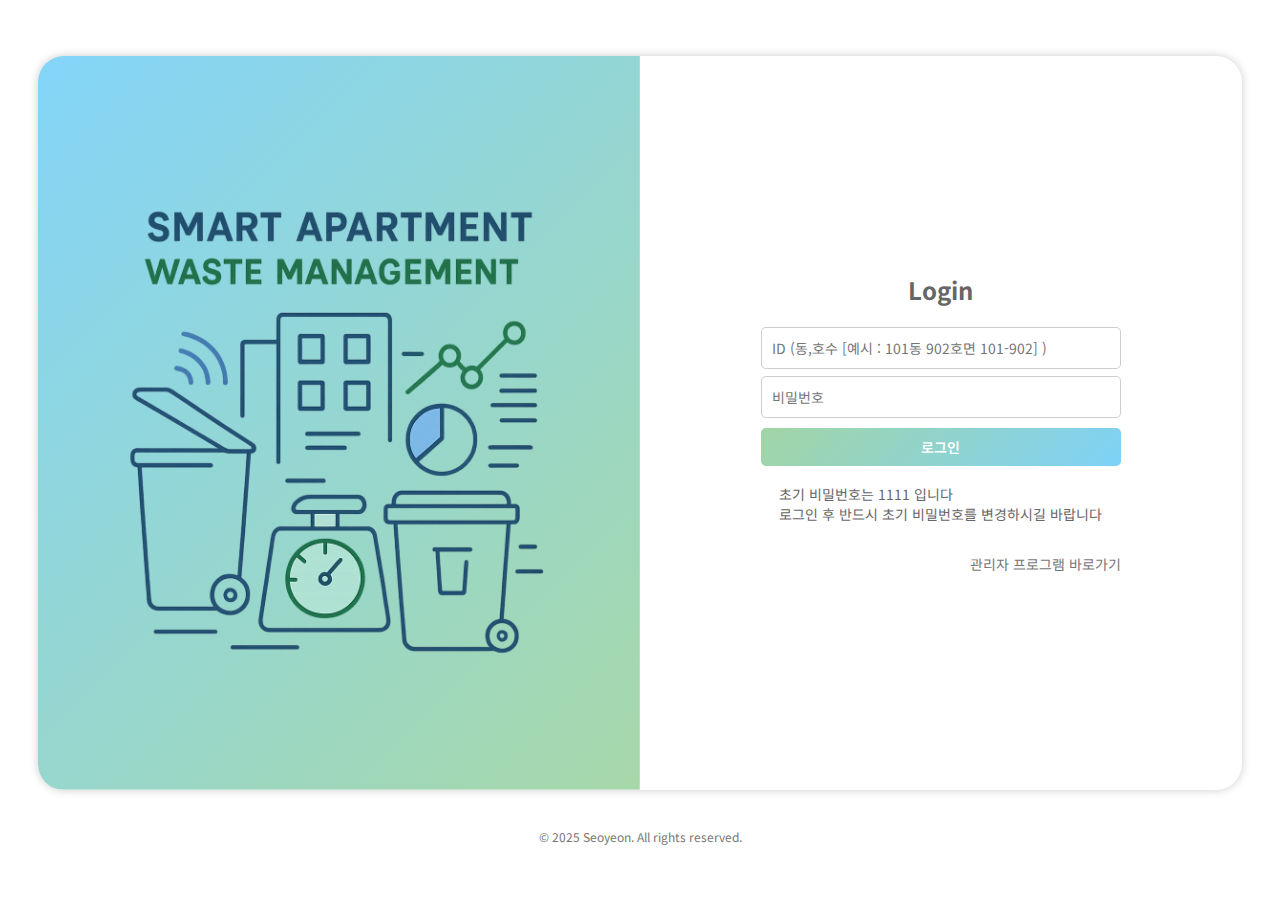
<file: Publishing/index.html>
<!DOCTYPE html>
<html lang="ko">
<head>
	<meta charset="UTF-8">
	<meta name="viewport" content="width=device-width, initial-scale=1.0">
	<title>Smart Clean : 로그인</title>
	<link rel="stylesheet" href="./style/default.css">
	<link rel="stylesheet" href="./style/login.css">
</head>
<body>
	<div class="wrap">
		<div class="inner-wrap">
			<div class="right-box"></div>

			<div class="left-box">
				<form action="#" method="get" name="frm">
					<div class="login-title">
						<h5>Login</h5>
					</div>
					<input type="text" name="inpId" placeholder="ID (동,호수 [예시 : 101동 902호면 101-902] )">
					<input type="password" name="inpPw" placeholder="비밀번호">
				
					<input type="submit" value="로그인" onclick="return check()">
					<!-- <input type="button" value="비밀번호 변경하기" onclick="reg()"> -->

					<div class="pw-alert">
						<p>초기 비밀번호는 1111 입니다</p>
						<p>
							로그인 후 반드시 초기 비밀번호를 변경하시길 바랍니다
						</p>
					</div>

					<a href="manager-login.html">
						관리자 프로그램 바로가기
					</a>
				</form>	
			</div>
		</div>
	</div>
	<footer>
		<p>&copy; 2025 Seoyeon. All rights reserved.</p>
	</footer>
	




	<script>
		function reg(){ location.href="#"; }
		
		function check(){
			
			if(document.frm.inpId.value.length==0){
				alert("아이디를 입력해야 합니다");
				document.frm.inpId.focus();
				return false;
				// 리턴 false를 반환하면 그 이후의 동작 안됨 - 즉 제출안됨
				// 그래서 onclick을 쓸 때 return을 한번 더 잡아줌
			}
			if(document.frm.inpPw.value==""){
				alert("비밀번호를 입력해야 합니다");
				document.frm.inpPw.focus();
				return false;
			}
			
			return true;
			
		}
	</script>
</body>
</html>
</file>
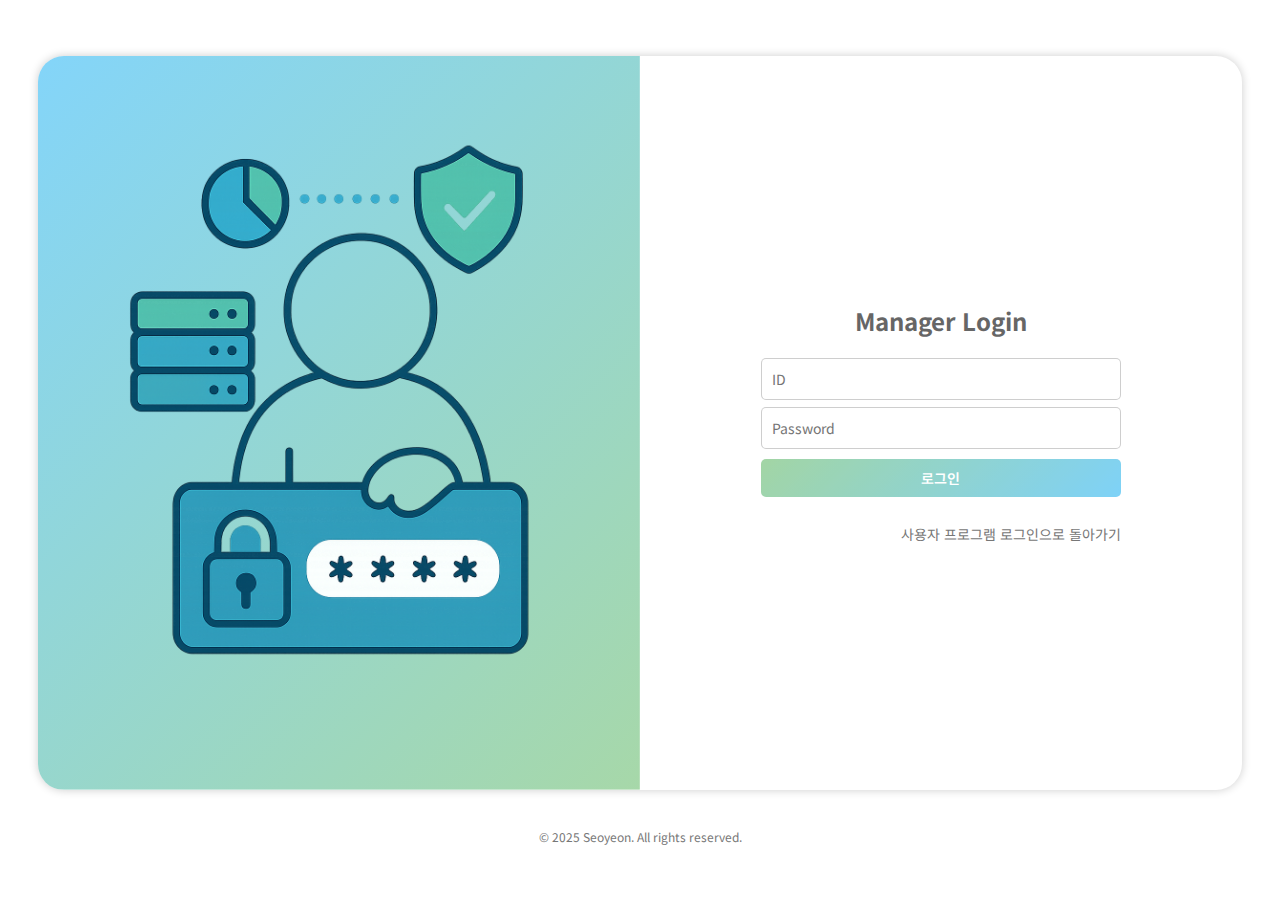
<file: Publishing/manager-login.html>
<!DOCTYPE html>
<html lang="ko">
<head>
	<meta charset="UTF-8">
	<meta name="viewport" content="width=device-width, initial-scale=1.0">
	<title>Smart Clean : 관리자 로그인</title>
	<link rel="stylesheet" href="./style/default.css">
	<link rel="stylesheet" href="./style/login.css">
	<link rel="stylesheet" href="./style/manager-login.css">
</head>
<body>
	<div class="wrap">
		<div class="inner-wrap">
			<div class="right-box"></div>

			<div class="left-box">
				<form action="#" method="get" name="frm">
					<div class="login-title">
						<h5>Manager Login</h5>
					</div>
					<input type="text" name="inpId" placeholder="ID">
					<input type="password" name="inpPw" placeholder="Password">
				
					<input type="submit" value="로그인" onclick="return check()">
					<a href="index.html">
						사용자 프로그램 로그인으로 돌아가기
					</a>
				</form>	
			</div>
		</div>
	</div>
	<footer>
		<p>&copy; 2025 Seoyeon. All rights reserved.</p>
	</footer>
	<script src="./js/loginCheck.js"></script>
</body>
</html>
</file>
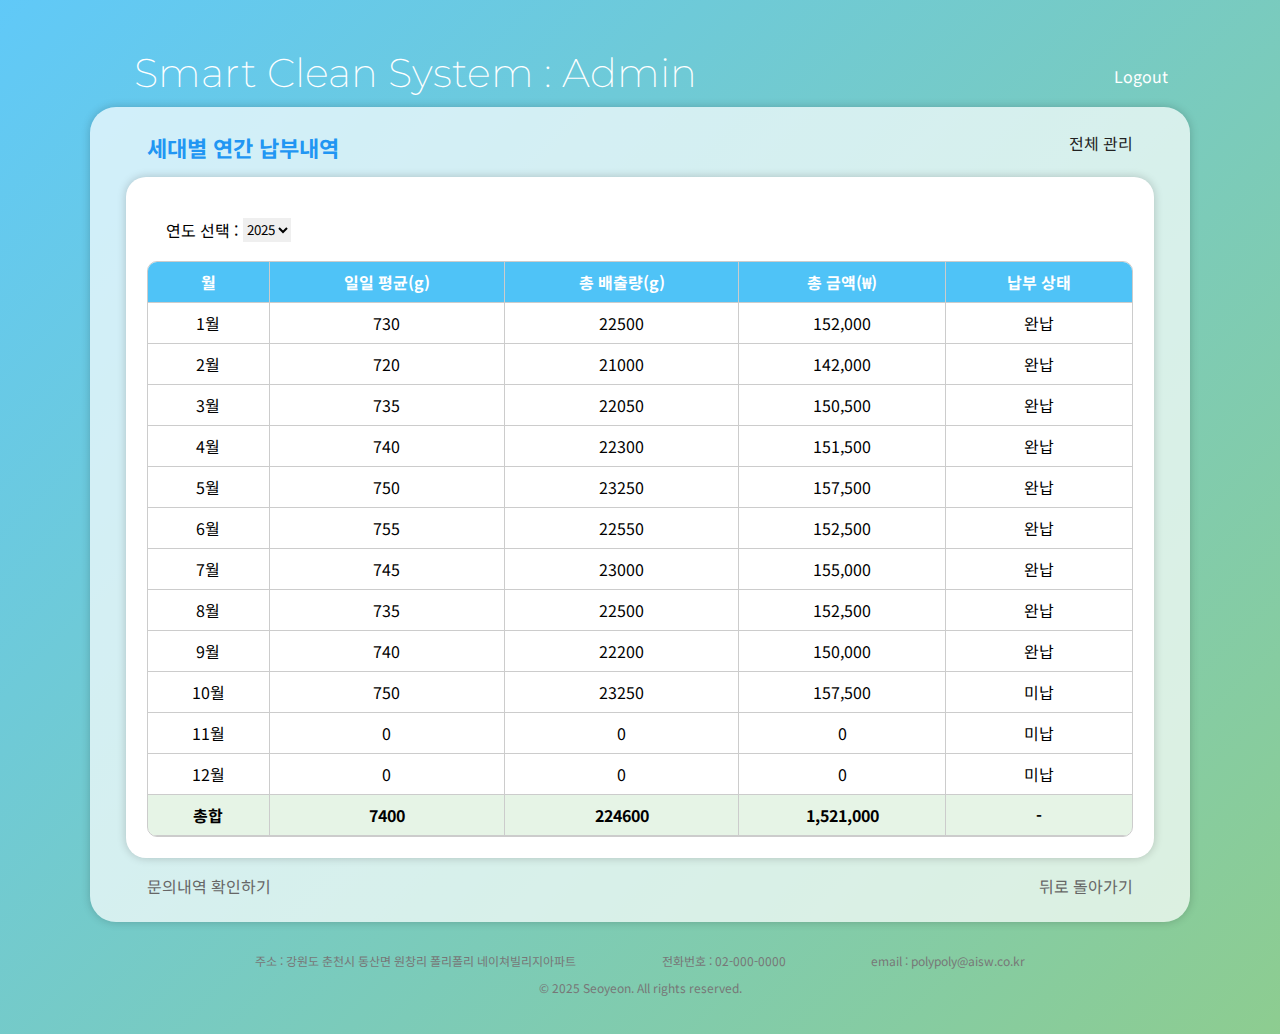
<file: Publishing/paidCheck-manager.html>
<!DOCTYPE html>
<html lang="ko">
<head>
    <meta charset="UTF-8">
    <meta name="viewport" content="width=device-width, initial-scale=1.0">
    <title>Smart Clean : 전체 납부내역 확인</title>
    <link rel="stylesheet" href="./style/default.css">
    <link rel="stylesheet" href="./style/detailPage.css">
    <link rel="stylesheet" href="./style/paidDetail-manager.css">
</head>
<body>

    <div class="wrap">
        <div>
            <h1>Smart Clean System : Admin</h1>    
            <div class="logout">
                <a href="index.html">Logout</a>
            </div>
        </div>
        <div class="inner-wrap">
            <header>
                <h2>세대별 연간 납부내역</h2>
                <p>전체 관리</p>
            </header>

            <main>
                <div class="floor01">
                    <article class="month-bill">
                        <div class="year-total">
                            <label for="yearSelect">연도 선택 : </label>
                            <select id="yearSelect" class="select-opt">
                                <option value="2024">2024</option>
                                <option value="2025" selected>2025</option>
                            </select>
                        </div>

                        <table class="monthly-waste">
                            <thead>
                                <tr>
                                    <th>월</th>
                                    <th>일일 평균(g)</th>
                                    <th>총 배출량(g)</th>
                                    <th>총 금액(₩)</th>
                                    <th>납부 상태</th>
                                </tr>
                            </thead>
                            <tbody>
                                <!-- JS에서 생성 -->
                            </tbody>
                            <tfoot>
                                <tr class="total-row">
                                    <td>총합</td>
                                    <td>0</td>
                                    <td>0</td>
                                    <td>0</td>
                                    <td>-</td>
                                </tr>
                            </tfoot>
                        </table>
                    </article>
                </div>

                <div class="floor03">
                    <a href="#" class="noti">
                        문의내역 확인하기
                    </a>
                    <a href="smart-manager.html" class="ask">
                        뒤로 돌아가기
                    </a>
                </div>

            </main>
        </div>

        <footer>
            <div class="footer-inner">
                <p>주소 : 강원도 춘천시 동산면 원창리 폴리폴리 네이쳐빌리지아파트</p>
                <p>전화번호 : 02-000-0000</p>
                <p>email : polypoly@aisw.co.kr</p>
            </div>
            <p>&copy; 2025 Seoyeon. All rights reserved.</p>
        </footer>
    </div>
    <script src="./js/yearPaidSelect.js"></script>
</body>
</html>
</file>
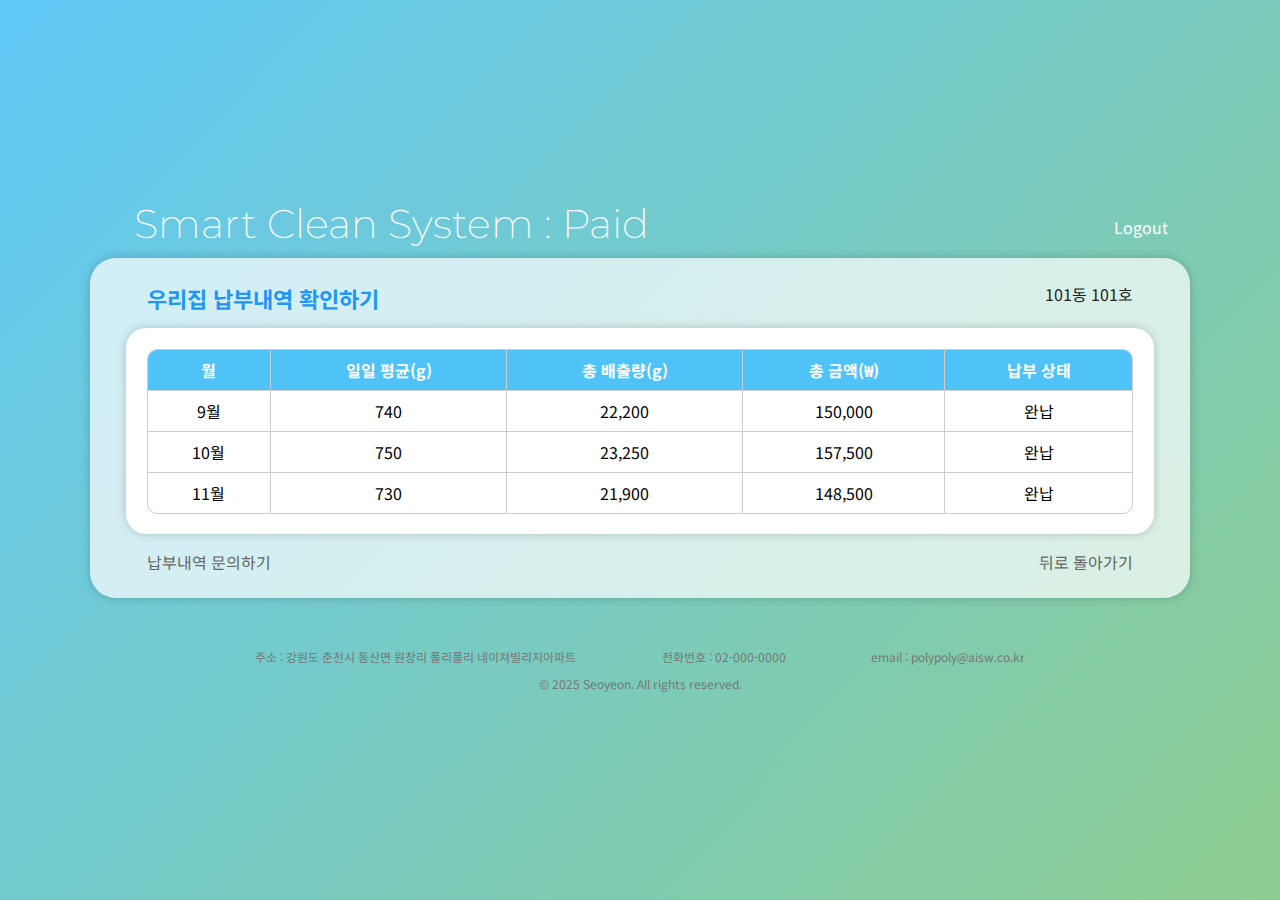
<file: Publishing/paidCheck-user.html>
<!DOCTYPE html>
<html lang="ko">
<head>
	<meta charset="UTF-8">
	<meta name="viewport" content="width=device-width, initial-scale=1.0">
	<title>Smart Clean : 우리집 납부내역 확인</title>
	<link rel="stylesheet" href="./style/default.css">
	<link rel="stylesheet" href="./style/detailPage.css">
	<link rel="stylesheet" href="./style/paidDetail.css">
</head>
<body>

	<div class="wrap">
		<div>
			<h1>Smart Clean System : Paid</h1>	
			<div class="logout">
				<a href="index.html">Logout</a>
			</div>
		</div>
		<div class="inner-wrap">
			<!-- <h1>Smart Clean System</h1> -->
			<header>
				<h2>우리집 납부내역 확인하기</h2>
				<p>101동 101호</p>
			</header>

			<main>
				
				<div class="floor01">
					
					<article class="month-bill">
						    <table class="monthly-waste">
						        <thead>
						            <tr>
						                <th>월</th>
						                <th>일일 평균(g)</th>
						                <th>총 배출량(g)</th>
						                <th>총 금액(₩)</th>
						                <th>납부 상태</th>
						            </tr>
						        </thead>
						        <tbody>
						            <tr>
						                <td>9월</td>
						                <td>740</td>
						                <td>22,200</td>
						                <td>150,000</td>
						                <td>완납</td>
						            </tr>
						            <tr>
						                <td>10월</td>
						                <td>750</td>
						                <td>23,250</td>
						                <td>157,500</td>
						                <td>완납</td>
						            </tr>
						            <tr>
						                <td>11월</td>
						                <td>730</td>
						                <td>21,900</td>
						                <td>148,500</td>
						                <td>완납</td>
						            </tr>
						        </tbody>
						    </table>
					</article>

				</div>
				
			
				<div class="floor03">
					<a href="#" class="noti">
						납부내역 문의하기
					</a>
					<a href="smart-user.html" class="ask">
						뒤로 돌아가기
					</a>
				</div>

			</main>
		</div>

		<footer>
			<div class="footer-inner">
				<p>
					주소 : 강원도 춘천시 동산면 원창리 폴리폴리 네이쳐빌리지아파트
				</p>
				<p>
					전화번호 : 02-000-0000
				</p>
				<p>
					email : polypoly@aisw.co.kr
				</p>
			</div>
			<p>&copy; 2025 Seoyeon. All rights reserved.</p>
		</footer>
	</div>
</body>
</html>
</file>
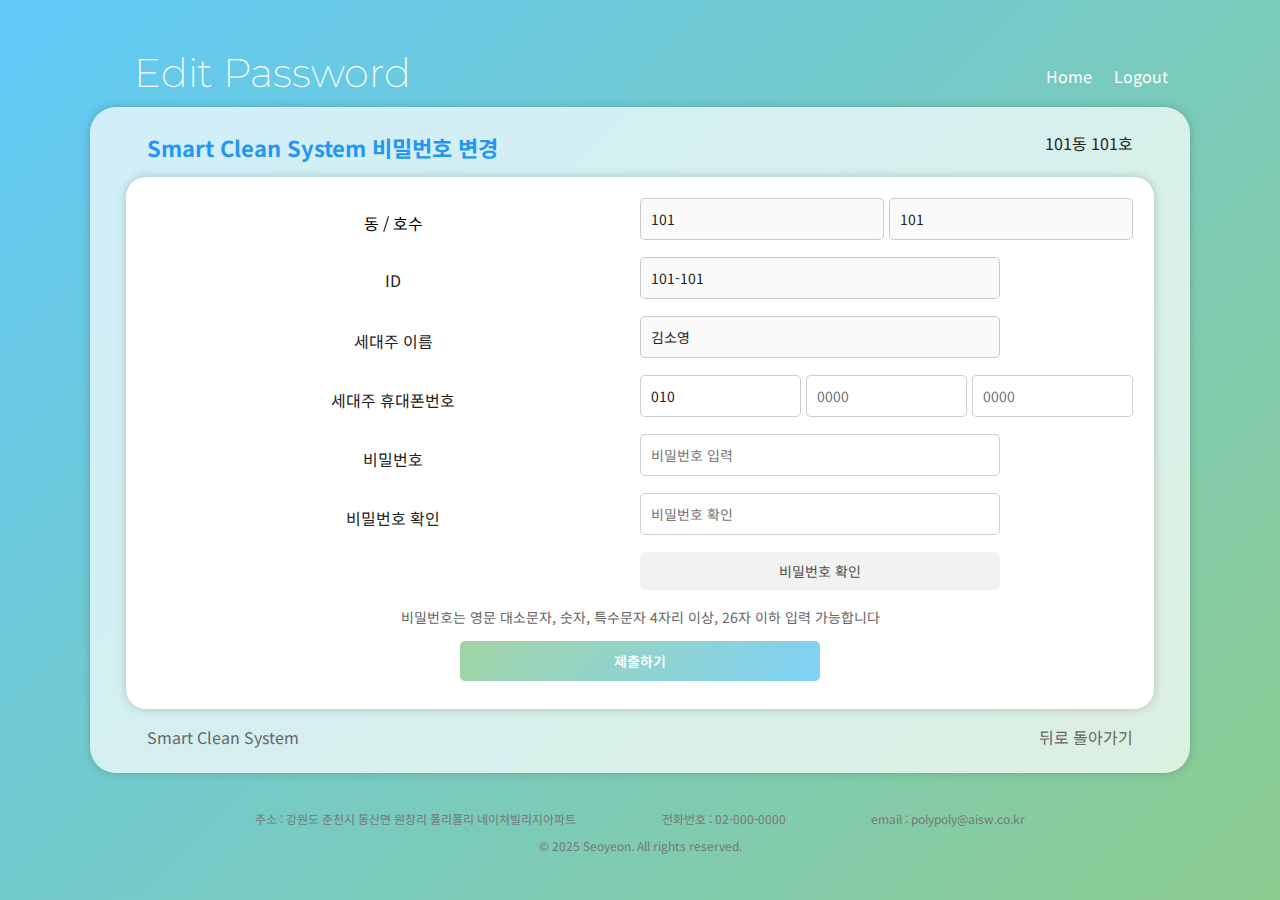
<file: Publishing/register-changeInfo-user.html>
<!DOCTYPE html>
<html lang="ko">
<head>
	<meta charset="UTF-8">
	<meta name="viewport" content="width=device-width, initial-scale=1.0">
	<title>Smart Clean : 개인 비밀번호 변경</title>
	<link rel="stylesheet" href="./style/default.css">
	<link rel="stylesheet" href="./style/detailPage.css">
	<link rel="stylesheet" href="./style/register.css">
	<link rel="stylesheet" href="./style/register-changePw.css">
</head>
<body>

	<div class="wrap">
		<div>
			<h1>Edit Password</h1>
			<div class="logout">
				<a href="smart-user.html">Home</a>
			</div>	
			<div class="logout">
				<a href="index.html">Logout</a>
			</div>
		</div>
		<div class="inner-wrap">
			<!-- <h1>Smart Clean System</h1> -->
			<header>
				<h2>Smart Clean System 비밀번호 변경</h2>
				<p>101동 101호</p>
				<!-- <p>관리자 <%= 고서연 %>님 환영합니다!</p> -->
			</header>

			<main>

				<div class="floor00">
					
					<article class="register-inner">
						<form method="get" action="#">
							
							<div class="addr">
								<div class="txt-alert">
									동 / 호수
								</div>
								<div class="addr2">
									<div class="unit">
										<input type="text" name="apt_unit" value="101" disabled>
									</div>
									<div class="unit-num">
										<input type="text" name="apt_num" value="101" disabled>
									</div>	
								</div>
							</div>

							<div class="id">
								<div class="txt-alert">
									<p>
										ID
									</p>
								</div>
								<div class="inp">
									<input type="text" name="user_id" value="101-101" disabled>
								</div>
							</div>

							<div class="name">
								<div class="txt-alert">
									<p>세대주 이름</p>
								</div>
								<div class="inp">
									<input type="text" name="user_name" value="김소영" disabled>
								</div>
							</div>

							<div class="phone">
								<div class="txt-alert">
									<p>세대주 휴대폰번호</p>
								</div>
								<div class="inp-phone">
									<input type="text" name="user_phone" value="010">
									<input type="text" name="user_phone2" pattern="[0-9]*" inputmode="numeric" oninput="this.value = this.value.replace(/[^0-9]/g, '');" maxlength="4" placeholder="0000">
									<input type="text" name="user_phone3" pattern="[0-9]*" oninput="this.value = this.value.replace(/[^0-9]/g, '');" maxlength="4" inputmode="numeric" placeholder="0000">
								</div>
							</div>

							<div class="pw">
								<div class="txt-alert">
									<p>비밀번호</p>
								</div>
								<div class="inp">
									<input type="password" name="user_pw" placeholder="비밀번호 입력">
								</div>
							</div>

							<div class="pw">
								<div class="txt-alert">
									<p>비밀번호 확인</p>
								</div>
								<div class="inp">
									<input type="password" name="user_pw_ck" placeholder="비밀번호 확인">
								</div>
							</div>

							<div class="pw">
								<div class="txt-alert">
									<p></p>
								</div>
								<div class="inp">
									<input type="button" value="비밀번호 확인">
								</div>
							</div>

							<div class="id">
								<div class="txt-alert pw-alert">
									<p>
										비밀번호는 영문 대소문자, 숫자, 특수문자 4자리 이상, 26자 이하 입력 가능합니다
									</p>
								</div>
							</div>

							<div class="submit-btn">
								<input type="submit" value="제출하기">
							</div>
						</form>
					</article>

				</div>

				<div class="floor03">
                    <a href="#" class="noti">
                        Smart Clean System
                    </a>
                    <a href="smart-user.html" class="ask">
                        뒤로 돌아가기
                    </a>
                </div>

			</main>
		</div>

		<footer>
			<div class="footer-inner">
				<p>
					주소 : 강원도 춘천시 동산면 원창리 폴리폴리 네이쳐빌리지아파트
				</p>
				<p>
					전화번호 : 02-000-0000
				</p>
				<p>
					email : polypoly@aisw.co.kr
				</p>
			</div>
			<p>&copy; 2025 Seoyeon. All rights reserved.</p>
		</footer>
	</div>
	
	<script src="./js/passwordCK.js"></script>
</body>
</html>
</file>
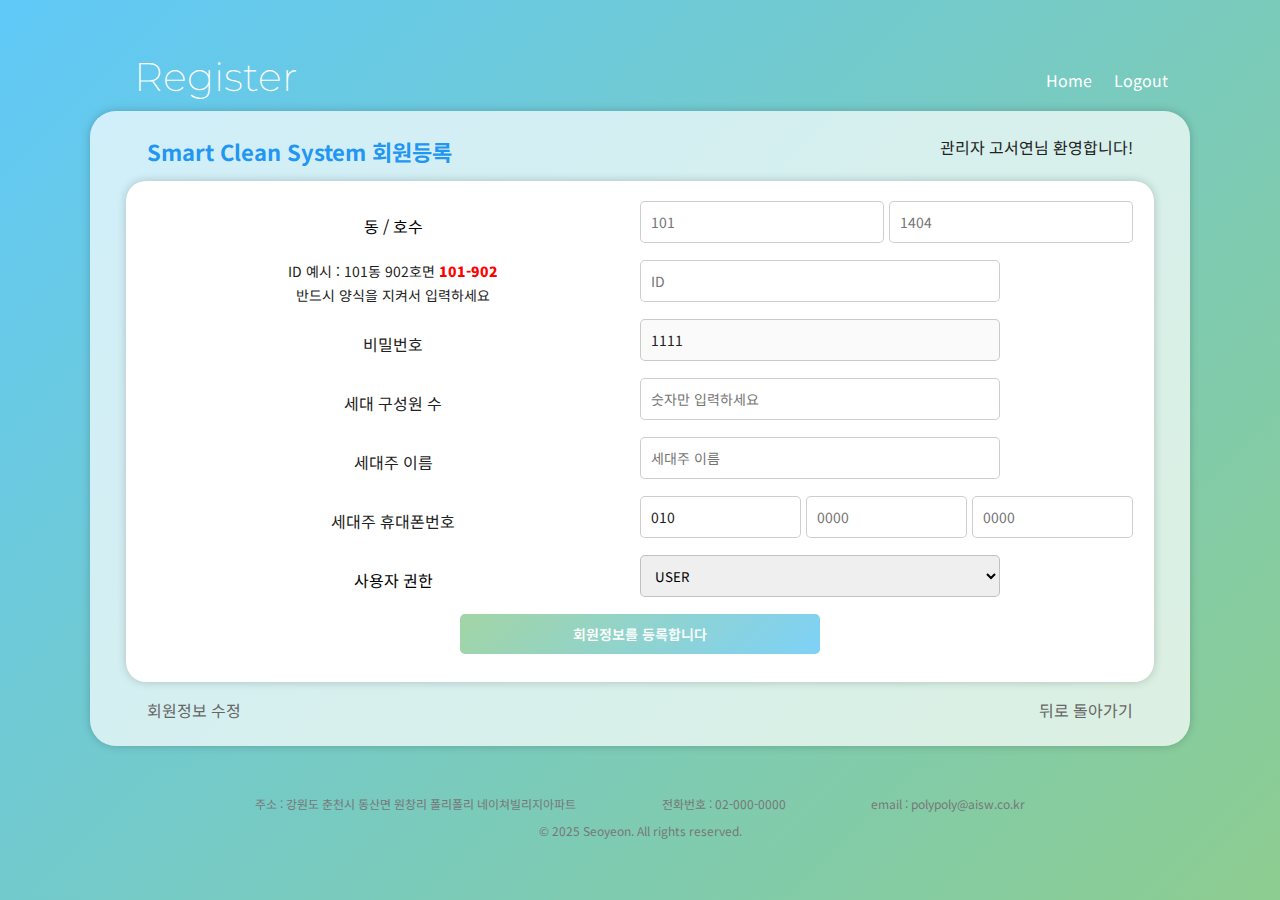
<file: Publishing/register-manager.html>
<!DOCTYPE html>
<html lang="ko">
<head>
	<meta charset="UTF-8">
	<meta name="viewport" content="width=device-width, initial-scale=1.0">
	<title>Smart Clean : 회원등록</title>
	<link rel="stylesheet" href="./style/default.css">
	<link rel="stylesheet" href="./style/detailPage.css">
	<link rel="stylesheet" href="./style/register.css">
</head>
<body>

	<div class="wrap">
		<div>
			<h1>Register</h1>
			<div class="logout">
				<a href="smart-manager.html">Home</a>
			</div>	
			<div class="logout">
				<a href="index.html">Logout</a>
			</div>
		</div>
		<div class="inner-wrap">
			<!-- <h1>Smart Clean System</h1> -->
			<header>
				<h2>Smart Clean System 회원등록</h2>
				<p>관리자 고서연님 환영합니다!</p>
				<!-- <p>관리자 <%= 고서연 %>님 환영합니다!</p> -->
			</header>

			<main>

				<div class="floor00">
					
					<article class="register-inner">
						<form method="get" action="#">
							
							<div class="addr">
								<div class="txt-alert">
									동 / 호수
								</div>
								<div class="addr2">
									<div class="unit">
										<input type="text" name="apt_unit" placeholder="101" oninput="this.value = this.value.replace(/[^0-9]/g,'').slice(0,4);"inputmode="numeric">
									</div>
									<div class="unit-num">
										<input type="text" name="apt_num" placeholder="1404" oninput="this.value = this.value.replace(/[^0-9]/g,'').slice(0,4);"inputmode="numeric">
									</div>	
								</div>
							</div>

							<div class="id">
								<div class="txt-alert">
									<p>
										ID 예시 : 101동 902호면 
										<span class="bold-color">101-902</span>
									</p>
									<p>반드시 양식을 지켜서 입력하세요</p>
								</div>
								<div class="inp">
									<input type="text" name="user_id" placeholder="ID" placeholder="101-902" oninput="this.value = this.value.replace(/[^0-9\-]/g,'').slice(0,9);"inputmode="numeric">
								</div>
							</div>
						
							<div class="pw">
								<div class="txt-alert">
									<p>비밀번호</p>
								</div>
								<div class="inp">
									<input type="text" name="user_pw" value="1111" disabled>
								</div>
							</div>

							<div class="mem-num">
								<div class="txt-alert">
									<p>세대 구성원 수</p>
								</div>
								<div class="inp">
									<input type="text" name="member-num" pattern="[0-9]*" inputmode="numeric" oninput="this.value = this.value.replace(/[^0-9]/g, '');" maxlength="2"placeholder="숫자만 입력하세요">
								</div>
							</div>

							<div class="name">
								<div class="txt-alert">
									<p>세대주 이름</p>
								</div>
								<div class="inp">
									<input type="text" name="user_name" placeholder="세대주 이름">
								</div>
							</div>


							<div class="phone">
								<div class="txt-alert">
									<p>세대주 휴대폰번호</p>
								</div>
								<div class="inp-phone">
									<input type="text" name="user_phone" value="010">
									<input type="text" name="user_phone2" pattern="[0-9]*" inputmode="numeric" oninput="this.value = this.value.replace(/[^0-9]/g, '');" maxlength="4" placeholder="0000">
									<input type="text" name="user_phone3" pattern="[0-9]*" oninput="this.value = this.value.replace(/[^0-9]/g, '');" maxlength="4" inputmode="numeric" placeholder="0000">
								</div>
							</div>
							
							
							
							<div class="rol">
								
								<div class="txt-alert">
									<label for="role">사용자 권한</label>	
								</div>
								
								<div class="select-role">
									<select name="role" id="role">
										<option value="USER">USER</option>
										<option value="ADMIN">ADMIN</option>
										<option value="EMPTY">EMPTY</option>
									</select>	
								</div>
							</div>
							
							<div class="submit-btn">
								<input type="submit" value="회원정보를 등록합니다">
							</div>
						</form>
					</article>

				</div>

				<div class="floor03">
                    <a href="#" class="noti">
                        회원정보 수정
                    </a>
                    <a href="smart-manager.html" class="ask">
                        뒤로 돌아가기
                    </a>
                </div>

			</main>
		</div>

		<footer>
			<div class="footer-inner">
				<p>
					주소 : 강원도 춘천시 동산면 원창리 폴리폴리 네이쳐빌리지아파트
				</p>
				<p>
					전화번호 : 02-000-0000
				</p>
				<p>
					email : polypoly@aisw.co.kr
				</p>
			</div>
			<p>&copy; 2025 Seoyeon. All rights reserved.</p>
		</footer>
	</div>
	
	
</body>
</html>
</file>
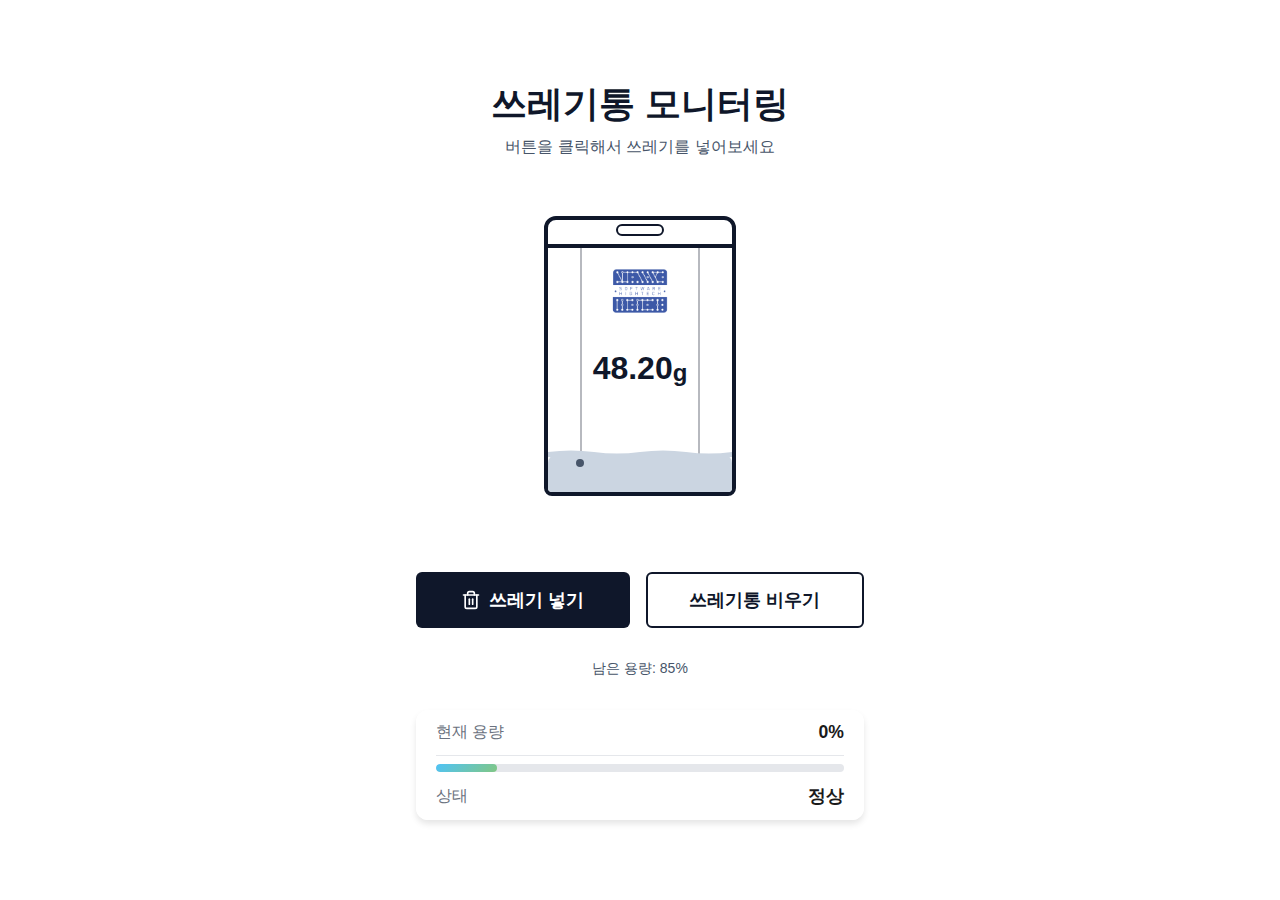
<file: Publishing/ain-trash-animation/trash.html>
<!DOCTYPE html>
<html lang="ko">
<head>
  <meta charset="UTF-8">
  <meta name="viewport" content="width=device-width, initial-scale=1.0">
  <title>쓰레기통 모니터링</title>
  <link rel="stylesheet" href="trash.css">
</head>
<body>
  <div class="container">
    <div class="content">
      <div class="header">
        <h1>쓰레기통 모니터링</h1>
        <p>버튼을 클릭해서 쓰레기를 넣어보세요</p>
      </div>

      <div class="trash-can-wrapper">
        <!-- Falling trash items container -->
        <div id="fallingTrashContainer"></div>

        <svg class="odor-lines" id="odorLines" width="80" height="60" viewBox="0 0 80 60">
          <path d="M 20 50 Q 20 30, 25 20" stroke="#9ca3af" stroke-width="3" fill="none" stroke-linecap="round"/>
          <path d="M 40 50 Q 40 25, 45 10" stroke="#9ca3af" stroke-width="3" fill="none" stroke-linecap="round"/>
          <path d="M 60 50 Q 60 30, 55 20" stroke="#9ca3af" stroke-width="3" fill="none" stroke-linecap="round"/>
        </svg>

        <div class="trash-can-container">
          <!-- 뚜껑 -->
          <div id="trashLid" class="trash-lid">
            <div class="lid-handle"></div>
            <!-- 연기 -->
            <div id="odorLines" class="odor-lines" style="display: none;">
              <div class="odor-line odor-line-1"></div>
              <div class="odor-line odor-line-2"></div>
            </div>
          </div>

          <!-- 몸체 -->
          <div id="trashCan" class="trash-can">
            <!-- Vertical lines -->
            <div class="trash-logo"></div>
            <div class="vertical-line left"></div>
            <div class="vertical-line right"></div>

            <!-- 채워진 요소 -->
            <div id="fillLevel" class="fill-level">
              <!-- Wavy top surface -->
              <svg class="wave-surface" height="10" viewBox="0 0 200 10" preserveAspectRatio="none">
                <path d="M0,5 Q25,2 50,5 T100,5 T150,5 T200,5 L200,10 L0,10 Z" fill="#cbd5e1" />
              </svg>
              <!-- Trash particles -->
              <div id="trashParticles"></div>
            </div>

            <!-- 채워진양 n% -->
            <div class="percentage-display">
              <div id="percentageText">0</div>
              <span>g</span>
            </div>
          </div>

          <!-- Warning icon -->
          <div id="warningIcon" class="warning-icon" style="display: none;">
            <svg width="48" height="48" viewBox="0 0 24 24" fill="white" stroke="currentColor" stroke-width="3">
              <path d="M10.29 3.86L1.82 18a2 2 0 0 0 1.71 3h16.94a2 2 0 0 0 1.71-3L13.71 3.86a2 2 0 0 0-3.42 0z"></path>
            </svg>
            <div class="warning-exclamation">!</div>
          </div>

          <!-- Shake lines -->
          <div id="shakeLines" class="shake-lines" style="display: none;">
            <div class="shake-line-group left">
              <div class="shake-line"></div>
              <div class="shake-line"></div>
              <div class="shake-line"></div>
            </div>
            <div class="shake-line-group right">
              <div class="shake-line"></div>
              <div class="shake-line"></div>
              <div class="shake-line"></div>
            </div>
          </div>
        </div>
      </div>

      <!-- Buttons -->
      <div class="button-group">
        <button id="fillButton" class="btn btn-primary">
          <svg class="btn-icon" width="24" height="24" viewBox="0 0 24 24" fill="none" stroke="currentColor" stroke-width="2" stroke-linecap="round" stroke-linejoin="round" class="lucide lucide-trash2 mr-2 h-5 w-5">
            <path d="M3 6h18"></path>
            <path d="M19 6v14c0 1-1 2-2 2H7c-1 0-2-1-2-2V6"></path>
            <path d="M8 6V4c0-1 1-2 2-2h4c1 0 2 1 2 2v2"></path>
            <line x1="10" x2="10" y1="11" y2="17"></line><line x1="14" x2="14" y1="11" y2="17"></line>
          </svg>
          쓰레기 넣기
        </button>
        <button id="emptyButton" class="btn btn-secondary">
          쓰레기통 비우기
        </button>
      </div>

      <!-- Status text -->
      <div id="statusText" class="status-text">
        남은 용량: 100%
      </div>
      
    <div class="status">
      <div class="status-item">
        <span class="status-label">현재 용량</span>
        <span class="status-value" id="fillLevel">0%</span>
      </div>
      <div class="progress-bar">
        <div class="progress-fill" id="progressFill"></div>
      </div>
      <div class="status-item">
        <span class="status-label">상태</span>
        <span class="status-value" id="statusText">정상</span>
      </div>
    </div>
  </div>

    </div>
  </div>

  <script src="trash_script.js"></script>
</body>
</html>
</file>
<file: Publishing/style/default.css>
/* default.css  */
@charset utf8;

/* Fonts */

/* Google Fonts : Noto Sans KR */
@import url('https://fonts.googleapis.com/css2?family=Noto+Sans+KR:wght@100..900&display=swap');

/* Google Fonts : Montserrat */
@import url('https://fonts.googleapis.com/css2?family=Montserrat:ital,wght@0,100..900;1,100..900&display=swap');

/* Reset */
html, body{ height: 100%; }
body{ background: #fff; }
body,header,div,article,section,nav,footer,h1,h2,h3,h4,h5,h6,ul,li,fieldset,legend,p,input,form{ margin: 0; padding: 0; font-family: 'Noto Sans KR'; box-sizing: border-box; }
h1,h2,h3,h4,h5,h6,input,button{ font-size: 14px; color: #222; }
button, input, select, textarea{ box-sizing: inherit; font-family: inherit;}
ul,li,ol{ list-style: none; color:#222; }
a, input[type=submit], input[type=button]{ text-decoration: none; color: #222; transition:0.5s; }
a:hover, input[type=submit], input[type=button]{ opacity: 0.8; }
fieldset{ border: none; }
img { vertical-align:top; }
table { border-collapse:collapse; }
p{ color: #222; }

html{ scroll-behavior: smooth; }

/* web Accessibility */
.skip_navigation a{ position: absolute; top:-9999px; }
.skip_navigation a:focus{ outline: 2px dashed hotpink;
	color: #fff;
	display: block;
	width: 100%;
	height: 40px;
	line-height: 40px;
	margin: 0 auto;
	text-align: center;
	background: #222;
	position: static;
	top: 0; z-index: 10000;
	background-color: #789866;
}

.blind{ position: absolute; top: -9999px; }

footer p{
	text-align: center;
	font-size: 12px;
	color: #777;
}
</file>
<file: Publishing/style/login.css>
/* login.css */
body { margin: 0; padding: 0; } /* 혹시 중복 제거 */


.wrap{
	width: 100%;
	height: 90%;
	display: flex;
	justify-content: center; /* 가운데 정렬 */
	align-content: center;
	background: #fff;
	padding: 3%;
	margin-top: 18px;
}

.inner-wrap{
	width: 100%;
	display: flex;
	justify-content: center;
	align-items: center;
	box-shadow: 0px 0px 10px rgba(0, 0, 0, 0.2);	
	border-radius: 26px;
}


.right-box{
	width: 50%;
	height: 100%;
	border-radius: 26px 0 0 26px;
    background-image: url('../image/login-image2.png'), 
    	linear-gradient(135deg, rgba(79, 195, 247, 0.7), rgba(129, 199, 132, 0.7));
    background-size: contain;
    background-position: center;
    background-repeat: no-repeat;
}


.left-box{
	width: 50%;
	height: 100%;
	display: flex;
	align-items: center;
}

.left-box .login-title h5{
	padding-bottom: 20px;
	font-size: 24px;
	color: #666;
}

.left-box form{
	/*border: 1px solid #000;*/
	width: 100%;
	padding: 0px 40px;
	display: block;
	display: flex;	
  	flex-direction: column;
  	justify-content: center;
  	align-items: center;
}

.left-box input{
	margin: 0;
	width: 100%;
	max-width: 360px;
	min-height: 38px;
	max-height: 44px;
	margin-bottom: 7px;
	border: none;
	border-radius: 5px;
}

.left-box input[type = text], .left-box input[type = password]{
	height: 42px;
	padding: 0 10px;
	border: 1px solid rgba(9, 9, 9, 0.2);
}

.left-box input[type = password]{
	margin-bottom: 10px;
}

.left-box input[type = button], .left-box input[type = submit]{	
	background-image: linear-gradient(135deg, rgba(129, 199, 132, 0.9), rgba(79, 195, 247, 0.9));
	color: #fff;
	width: 100%;
	font-weight: 600;
	font-size: 14px;
	transition: background-color 0.3s, transform 0.3s;
}	

.pw-alert {
	/*border: 1px solid rgba(129, 199, 132, 1);*/
	padding: 2%;
}

.pw-alert p{
	font-size: 14px;
	color: #666;
}


.left-box a {
    text-align: right;
    width: 100%;
    max-width: 360px;
    font-size: 14px;
    color: #777;
    margin-top: 20px;    
}

.left-box a:hover{
	color: rgba(79, 195, 247, 1);
}

/* 미디어쿼리 */
@media (max-width: 768px) {
    .inner-wrap {
        flex-direction: column;
        width: 100%;
        min-width: 0;
        min-height: auto;
        align-items: stretch; 
    }

    .right-box,
    .left-box {
        width: 100%;      
        height: auto;     
        border-radius: 26px;
        margin-bottom: 20px; 
        min-width: none;
        max-width: none;
        align-content: center;
    }

    .right-box {
        background-size: cover; 
        margin-bottom: 15px;
    }

    .left-box {
        padding: 20px;
    }

    .left-box form {
        padding: 0 20px;
        align-items: center; 
    }

    .left-box input {
        width: 100%; 
    }
}
</file>
<file: Publishing/style/manager-login.css>
/* login.css */

.right-box{
    background-image: url('../image/manager-login.png'),
    linear-gradient(135deg, rgba(79, 195, 247, 0.7), rgba(129, 199, 132, 0.7));
}
</file>
<file: Publishing/style/detailPage.css>
/* DetailPage for User CSS */

.wrap{
	/*border: 3px solid greenyellow;*/
	width: 100%;
	height: auto;
	padding: 3%;
	background-image: linear-gradient(135deg, rgba(79, 195, 247, 0.9), rgba(129, 199, 132, 0.9));
	display: flex;
	flex-direction: column;
    justify-content: center;
    align-items: center; 
}

.wrap div:first-child{
	width: 100%;
	max-width: 1100px;
	display: flex;
}

.logout{
	margin-right: 2%;
	margin-top: 26px;
}

.logout>a{
	color: #fff;
}

h1{
	/*border: 1px solid #000;*/
	font-family: Montserrat;
	margin-left: 2%;
	margin-right: auto;
	padding: 10px 2%;
	font-size: 40px;
	color: #fff;
	font-weight: 200;
	max-width: 1100px;
}


/* Inner Wrap */

.inner-wrap{
	border-radius: 26px;
	background-color: rgba(255, 255, 255, 0.7);
	box-shadow: 0px 0px 10px rgba(0, 0, 0, 0.2);	
	padding: 2% 3%;
	width: 100%;
	max-width: 1100px;
	height: calc(auto - 60px);
}


/* Header */

header{
	/*border: 1px solid #000;*/
	display: flex;
	justify-content: space-between;
	padding: 0 2% 14px 2%;
}

h2{
	color: #2196F3;
	font-size: 22px;
}

header p{
	width: auto;
	height: 100%;
	vertical-align: center;
}


/* Floor */

.floor00, .floor01, .floor02, .floor03{
	display: flex;
	justify-content: space-between;
	gap: 16px;
	padding-bottom: 16px;
}


.today-date{
	width: 30%;
	border-radius: 20px;
	padding: 2%;
	text-align: center;
	display: flex;
	flex-direction: column;
  justify-content: center;
  align-items: center; 
  background-color: #fff; 
  box-shadow: 0px 0px 10px rgba(0, 0, 0, 0.2);	
}

.today-total, .today-bill{
	width: 34%;
	border-radius: 20px;
	padding: 2%;
	text-align: center;
	display: flex;
	flex-direction: column;
  justify-content: center;
  align-items: center; 
  background-color: #fff; 
  box-shadow: 0px 0px 10px rgba(0, 0, 0, 0.2);	
}


.floor03{
	padding: 0 2% 0 2%;
}

.month-bill{
	width: 30%;
	border-radius: 20px;
	padding: 2%;
	text-align: center;
	display: flex;
	flex-direction: column;
  justify-content: center;
  align-items: center; 
  background-color: #fff; 
  box-shadow: 0px 0px 10px rgba(0, 0, 0, 0.2);	
}

h4{
	font-size: 24px;
	font-weight: 200;
	padding: 0 0 10px 0;
}

h3{
	font-size: 22px;
}

.paid-check{
	/*border: 1px solid #000;*/
	padding-bottom: 20px;
	font-weight: 800;
	color: #35A8E0;
}

.paid-lim{
	padding: 30px 0;
}

.paid-lim p:first-child{
	font-size: 20px;
	color: red;
	padding-bottom: 12px;
}

.paid-lim p:nth-child(2){
	color: #777;
}

.month-bill button{
	width: 90%;
	height: 50px;
	border: none;
	border-radius: 10px;
	background-image: linear-gradient(135deg, rgba(79, 195, 247, 1), rgba(129, 199, 132, 1));
	box-shadow: 0px 0px 10px rgba(0, 0, 0, 0.1);
}

.month-bill button:hover{
	opacity: 0.6;
	transition: 0.4s;
}

.month-bill a{
	color: #fff;
	font-size: 16px;
	font-weight: 600;
}

.cumul{
	width: 30%;
	height: auto;
}

.amount{
	margin-bottom: 16px;
}

.amount, .billing{
	width: 100%;
	height: calc(50% - 8px);
	border-radius: 20px;
	padding: 2%;
	text-align: center;
	display: flex;
	flex-direction: column;
  justify-content: center;
  align-items: center;  
  background-color: #fff;
  box-shadow: 0px 0px 10px rgba(0, 0, 0, 0.2);	
}

.billing p{
	padding-top: 10px;
}

.billing h3{
	color:  #4CAF50;
}

.week-bill, .month-total{
	/*border: 1px solid tomato;*/
	border-radius : 20px;
	width: 70%;
	padding: 2%;
	background-color: #fff;
  box-shadow: 0px 0px 10px rgba(0, 0, 0, 0.2);	
}

.week-chart, .month-chart{
    width: 100%;
    min-height: 250px; 
}

.week-chart canvas, .month-chart canvas {
	/* chart.js 라이브러리 사이즈조정 */
    width: 100%;
    height: 100%; 
}


.floor03 a{
	color: #666;
}

/* Footer */

footer{
	/*border: 1px solid #000;*/
	margin-top: 30px;
	width: 100%;
	max-width: 770px;
	height: 10%;
	display: flex;
	flex-direction: column;
    justify-content: center;
    align-items: center; 
}

.footer-inner{
	/*border: 1px solid #000;*/
	width: 60%;
	padding-bottom: 5px;
	display: flex;
	justify-content: space-between;
}

.footer-inner p{
	padding-bottom: 5px;
}




/* responsive */

@media (max-width: 1024px) {
  .inner-wrap {
    flex-direction: column;
    align-items: center;
  }

  header, .floor00, .floor01, .floor02{
    flex-direction: column;
    align-items: center;
  }

  header h2{
  	padding-top: 5px;
  	padding-bottom: 5px;
  }

  .logout{
  	margin-right: 3%;
		margin-top: 14px;
	}

  .floor03 {
    flex-direction: row; 
    justify-content: center;
    gap: 120px;
    padding: 0 0 10px 0;
  }

  .floor03 a{
  	font-size: 14px;
  	font-weight: 400;
  }

  .month-bill, .week-bill, .cumul, .month-total,
  .today-date, .today-bill, .today-total {
    width: 100%;
    max-width: 600px; 
    margin-bottom: 8px;
  }

  .month-bill{
   	height: 350px;
  }

  .week-chart, .month-chart{
  	height: 300px;
  	padding: 2%;
  }

  .amount{
  	margin-bottom: 24px;
  }

  .amount, .billing, .today-date, .today-bill, .today-total{
  	height: 140px;
  }

  /* 폰트 조금 축소 */
  h1 {
    font-size: 22px;
    font-weight: 300;
  }

  h2{
  	font-size: 19px;
  	font-weight: 500;
  }

  h4 {
    font-size: 25px;
  }

  h3 {
    font-size: 22px;
  }

  footer {
    margin-top: 20px;
  }

  .footer-inner {
    flex-direction: column;
    align-items: center;
    text-align: center;
    width: 100%;
  }
}
</file>
<file: Publishing/style/paidDetail-manager.css>
.wrap {
    height: auto;
}

.month-bill {
    width: 100%;
}

.year-total{
    padding: 2%;
    display: flex;
}

.select-opt{
    margin-left: 5px;
    border: none;
}

.monthly-waste {
    width: 100%;
    border-collapse: separate;
    border-spacing: 0;
    border-radius: 10px;
    overflow: hidden;
    border: 1px solid #ccc;
}

.monthly-waste th, .monthly-waste td {
    padding: 8px 12px;
    text-align: center;
    border-right: 1px solid #ccc;
    border-bottom: 1px solid #ccc;
}

.monthly-waste th:last-child,
.monthly-waste td:last-child {
    border-right: none;
}

.monthly-waste th {
    background-color: rgba(79, 195, 247, 1);
    color: #fff;
}

.monthly-waste tbody tr:last-child td {
    border-bottom: 1px solid #ccc;
}

.total-row td {
    font-weight: bold;
    background-color: rgba(129, 199, 132, 0.2);
}

/* responsive */
@media (max-width: 1024px) {

    .wrap {
       height: auto;
    }
    
    .inner-wrap {
        min-height: 450px;
    }

    .month-bill {
        height: auto;
    }

    th, td {
        font-size: 14px;
    }
}
</file>
<file: Publishing/style/paidDetail.css>
.wrap{
	height: 100vh;
}

.month-bill{
	width: 100%;
}

.monthly-waste {
    width: 100%;
    border-collapse: separate;
    border-spacing: 0;
    border-radius: 10px;
    overflow: hidden;
    border: 1px solid #ccc;
}

.monthly-waste th, .monthly-waste td {
    padding: 8px 12px;
    text-align: center;
    border-right: 1px solid #ccc;
    border-bottom: 1px solid #ccc;
}

.monthly-waste th:last-child,
.monthly-waste td:last-child {
    border-right: none;
}

.monthly-waste th {
    background-color: rgba(79, 195, 247, 1);
    color: #fff;
}

.monthly-waste tbody tr:last-child td {
    border-bottom: none;
}


@media (max-width: 1024px) {

	.inner-wrap{
		min-height: 450px;
	}

	.month-bill{
   		height: auto;
  	}

  	th, td{
  		font-size: 14px;
  	}


}
</file>
<file: Publishing/style/register.css>
.wrap{
	height: 100vh;
}

.register-inner{
	width: 100%;
	border-radius: 20px;
	padding: 2%;
	text-align: center;
	display: flex;
	flex-direction: column;
	justify-content: center;
	align-items: center; 
	background-color: #fff; 
	box-shadow: 0px 0px 10px rgba(0, 0, 0, 0.2);	
}

.floor00 .register-inner p{
	text-align: left;
}

form{
	width: auto;
}

input, select{
	margin: 0;
	width: 100%;
	max-width: 360px;
	min-height: 38px;
	max-height: 44px;
	margin-bottom: 7px;
	border: none;
	border-radius: 5px;
}

input[type = text], input[type=password],select{
	height: 42px;
	padding: 0 10px;
	border: 1px solid rgba(9, 9, 9, 0.2);
}

.addr,
.id, 
.pw, 
.name, 
.mem-num, 
.phone, 
.rol 
{
	flex: 1; 
	width: 100%;
	display: flex;
	/*border: 1px solid #000;*/
	padding-bottom: 10px;
}

.addr2 .unit,
.addr2 .unit-num,
.phone .txt-alert, 
.phone .inp-phone, 
.rol .txt-alert, 
.rol .select-role{
    display: flex;
    align-items: center;
    flex: 1;
    gap: 5px;
}

.addr2, .inp{
	display: flex;
	width: 100%;
	gap: 5px;
}

.txt-alert{
	display: flex;
	flex-direction: column;
	justify-content: center;
	align-items: center;
}

.bold-color{
	font-weight: 900;
	color: red;
}

.id p{
	font-size: 14px;
	padding-bottom: 4px;
}

.phone div:nth-child(2) p{
	display: block;
	padding: 0 10px;
	font-size: 25px;
	line-height: 40px;
}

.submit-btn > input[type=submit]{
	background-image: linear-gradient(135deg, rgba(129, 199, 132, 0.9), rgba(79, 195, 247, 0.9));
	color: #fff;
	width: 100%;
	height: 40px;
	font-weight: 600;
	font-size: 14px;
}



/* 미디어쿼리 */

@media screen and (max-width: 768px) {

	.wrap{
		height: auto;
	}

    .id, 
    .pw, 
    .name, 
    .mem-num, 
    .rol {
        flex-direction: column; 
        width: 100%;
        /*border: 1px solid #000;*/
        padding-bottom: 20px;
    }


	input, select, label, p {
	    font-size: 16px; 
		font-weight: 500;
		padding-bottom: 5px;
	}

	.phone .txt-alert p {
	    font-size: 16px; 
	 	font-weight: 500;
	    text-align: center;
	}

    input, select {
        width: 100%;
        max-width: 100%;
    }

    .txt-alert, .rol .select-role {
        width: 100%;
    }

    .addr, .phone {
        flex-direction: column;
        width: 100%;
        gap: 5px;
        padding-bottom: 20px;
    }

    .addr .unit, .addr .unit-num,
    .phone .unit, .phone .unit-num {
        display: flex;
        flex-direction: row;
        gap: 5px;
        flex: 1;
    }

    .addr .unit input, .addr .unit-num input,
    .phone .unit input, .phone .unit-num input {
        flex: 1;
    }

}
</file>
<file: Publishing/style/register-changePw.css>
.id p{
	font-size: 16px;
}

.pw-alert p{
	font-size: 14px;
	text-align: right;
	color: #666;
}
</file>
<file: Publishing/ain-trash-animation/trash.css>
* {
  margin: 0;
  padding: 0;
  box-sizing: border-box;
}

body {
  font-family: -apple-system, BlinkMacSystemFont, "Segoe UI", Roboto, "Helvetica Neue", Arial, sans-serif;
  background-color: #ffffff;
  color: #0f172a;
}

.container {
  min-height: 100vh;
  display: flex;
  flex-direction: column;
  align-items: center;
  justify-content: center;
  padding: 2rem;
}

.content {
  max-width: 28rem;
  width: 100%;
}

.header {
  text-align: center;
  margin-bottom: 2rem;
}

.header h1 {
  font-size: 2.25rem;
  font-weight: bold;
  color: #0f172a;
  margin-bottom: 0.5rem;
}

.header p {
  color: #475569;
  font-size: 1rem;
}

.trash-can-wrapper {
  position: relative;
  display: flex;
  justify-content: center;
  margin-bottom: 2rem;
  height: 350px;
}

#fallingTrashContainer {
  position: absolute;
  top: 0;
  left: 0;
  right: 0;
  bottom: 0;
  pointer-events: none;
  z-index: 30;
}

.falling-trash {
  position: absolute;
  width: 24px;
  height: 24px;
  background-color: #94a3b8;
  border-radius: 4px;
  box-shadow: 0 4px 6px rgba(0, 0, 0, 0.1);
  left: 50%;
  margin-left: -12px;
}

.trash-can-container {
  position: relative;
  margin-top: 50px;
}

.trash-logo{
  position: absolute;
  top: 10%;
  left: 50%;
  transform: translateX(-50%);
  width: 30%;
  height: 100vh;
  background: url('trash_image/HT-LOGO.png') no-repeat;
  background-size: contain;
  z-index: 99999;
}

.trash-lid {
  position: absolute;
  top: -24px;
  left: 50%;
  transform: translateX(-50%);
  width: 192px;
  height: 32px;
  background-color: #ffffff;
  border: 4px solid #0f172a;
  border-radius: 12px 12px 0 0;
  z-index: 20;
  transform-origin: bottom center;
  transition: transform 0.3s ease-in-out;
}
/* .trash-lid.shake {
  left: 0%;
  animation: shake 0.5s ease-in-out;
} */
.trash-lid.open {
  transform: translateX(-50%) rotateX(-60deg) translateY(-10px);
}

.lid-handle {
  position: absolute;
  top: 4px;
  left: 50%;
  transform: translateX(-50%);
  width: 48px;
  height: 12px;
  background-color: #ffffff;
  border: 2px solid #0f172a;
  border-radius: 9999px;
}

.odor-lines {
  position: absolute;
  top: -32px;
  left: 50%;
  transform: translateX(-50%);
  display: flex;
  gap: 12px;
}

.odor-line {
  width: 4px;
  height: 32px;
  border-left: 4px dashed #94a3b8;
  border-radius: 9999px;
  animation: odorFloat 2s ease-in-out infinite;
}

.odor-line-2 {
  animation-delay: 0.3s;
}

@keyframes odorFloat {
  0%,
  100% {
    transform: translateY(-5px);
    opacity: 0.5;
  }
  50% {
    transform: translateY(-15px);
    opacity: 1;
  }
}

.trash-can {
  position: relative;
  width: 192px;
  height: 256px;
  background-color: #ffffff;
  border: 4px solid #0f172a;
  border-radius: 8px;
  overflow: hidden;
  transition: transform 0.5s ease-in-out;
}

.trash-can.shake {
  animation: shake 0.5s ease-in-out;
}

@keyframes shake {
  0%,
  100% {
    transform: rotate(0deg) translateX(0);
  }
  20% {
    transform: rotate(-2deg) translateX(-2px);
  }
  40% {
    transform: rotate(2deg) translateX(2px);
  }
  60% {
    transform: rotate(-2deg) translateX(-2px);
  }
  80% {
    transform: rotate(2deg) translateX(2px);
  }
}

.vertical-line {
  position: absolute;
  top: 0;
  bottom: 0;
  width: 2px;
  background-color: #0f172a;
  opacity: 0.3;
}

.vertical-line.left {
  left: 32px;
}

.vertical-line.right {
  right: 32px;
}

.fill-level {
  position: absolute;
  bottom: 0;
  left: 0;
  right: 0;
  background-color: #cbd5e1;
  border-radius: 8px 8px 0 0;
  height: 0;
  transition: height 0.5s ease-out;
}

.wave-surface {
  position: absolute;
  top: -8px;
  left: 0;
  right: 0;
  width: 100%;
}

#trashParticles {
  position: absolute;
  inset: 0;
}

.trash-particle {
  position: absolute;
  width: 8px;
  height: 8px;
  background-color: #475569;
  border-radius: 50%;
}

.percentage-display {
  position: absolute;
  inset: 0;
  display: flex;
  align-items: center;
  justify-content: center;
  z-index: 10;
}

#percentageText {
  font-size: 2rem;
  font-weight: bold;
  color: #0f172a;
  animation: scaleIn 0.3s ease-out;
}

.percentage-display span{
  padding-top: 10px;
  font-size: 1.5rem;
  font-weight: bold;
  color: #0f172a;
}

@keyframes scaleIn {
  from {
    transform: scale(1.3);
    opacity: 0;
  }
  to {
    transform: scale(1);
    opacity: 1;
  }
}

.warning-icon {
  position: absolute;
  right: -48px;
  top: 50%;
  transform: translateY(-50%);
  animation: warningAppear 0.3s ease-out;
}

.warning-icon svg {
  color: #0f172a;
}

.warning-exclamation {
  position: absolute;
  top: 50%;
  left: 50%;
  transform: translate(-50%, -50%);
  font-size: 1.5rem;
  font-weight: bold;
  color: #0f172a;
}

@keyframes warningAppear {
  from {
    opacity: 0;
    transform: translateY(-50%) scale(0);
  }
  to {
    opacity: 1;
    transform: translateY(-50%) scale(1);
  }
}

.shake-lines {
  position: absolute;
  top: 50%;
  transform: translateY(-50%);
  width: 100%;
  pointer-events: none;
}

.shake-line-group {
  position: absolute;
  display: flex;
  flex-direction: column;
  gap: 4px;
  animation: shakeLinesFade 0.5s ease-in-out;
}

.shake-line-group.left {
  left: -24px;
}

.shake-line-group.right {
  right: -24px;
}

.shake-line {
  width: 16px;
  height: 2px;
  background-color: #0f172a;
  border-radius: 9999px;
}

@keyframes shakeLinesFade {
  0%,
  100% {
    opacity: 0;
  }
  50% {
    opacity: 1;
  }
}

.button-group {
  display: flex;
  gap: 1rem;
  margin-bottom: 2rem;
}

.btn {
  flex: 1;
  height: 3.5rem;
  font-size: 1.125rem;
  font-weight: 600;
  border: none;
  border-radius: 6px;
  cursor: pointer;
  display: flex;
  align-items: center;
  justify-content: center;
  gap: 0.5rem;
  transition: background-color 0.2s;
}

.btn-primary {
  background-color: #0f172a;
  color: #ffffff;
}

.btn-primary:hover:not(:disabled) {
  background-color: #334155;
}

.btn-primary:disabled {
  background-color: #94a3b8;
  cursor: not-allowed;
}

.btn-secondary {
  background-color: #ffffff;
  color: #0f172a;
  border: 2px solid #0f172a;
}

.btn-secondary:hover {
  background-color: #f1f5f9;
}

.btn-icon {
  width: 20px;
  height: 20px;
}

.status-text {
  text-align: center;
  font-size: 0.875rem;
  color: #475569;
}

.status-text.full {
  color: #0f172a;
  font-weight: 600;
}



/* 상태 표시 */
.status {
  background: rgba(255, 255, 255, 0.95);
  padding: 0 20px;
  border-radius: 12px;
  margin-top: 2rem;
  box-shadow: 0 4px 6px rgba(0, 0, 0, 0.1);
}

.status-item {
  display: flex;
  justify-content: space-between;
  align-items: center;
  padding: 12px 0;
  border-bottom: 1px solid #e5e7eb;
}

.status-item:last-child {
  border-bottom: none;
}

.status-label {
  color: #6b7280;
  font-weight: 500;
}

.status-value {
  color: #1a1a1a;
  font-weight: 600;
  font-size: 1.1rem;
}

.progress-bar {
  width: 100%;
  height: 8px;
  background: #e5e7eb;
  border-radius: 4px;
  overflow: hidden;
  margin-top: 8px;
}

.progress-fill {
  height: 100%;
  background: linear-gradient(135deg, rgba(79, 195, 247, 1), rgba(129, 199, 132, 1));
  transition: width 0.6s cubic-bezier(0.4, 0, 0.2, 1);
  border-radius: 4px;
}


@keyframes fall {
  0% {
    transform: translateY(-120px) translateX(0) rotate(0deg) scale(1);
    opacity: 1;
  }
  50% {
    transform: translateY(30px) translateX(var(--x-offset)) rotate(180deg) scale(0.9);
    opacity: 1;
  }
  100% {
    transform: translateY(180px) translateX(0) rotate(360deg) scale(0.7);
    opacity: 0;
  }
}
</file>
